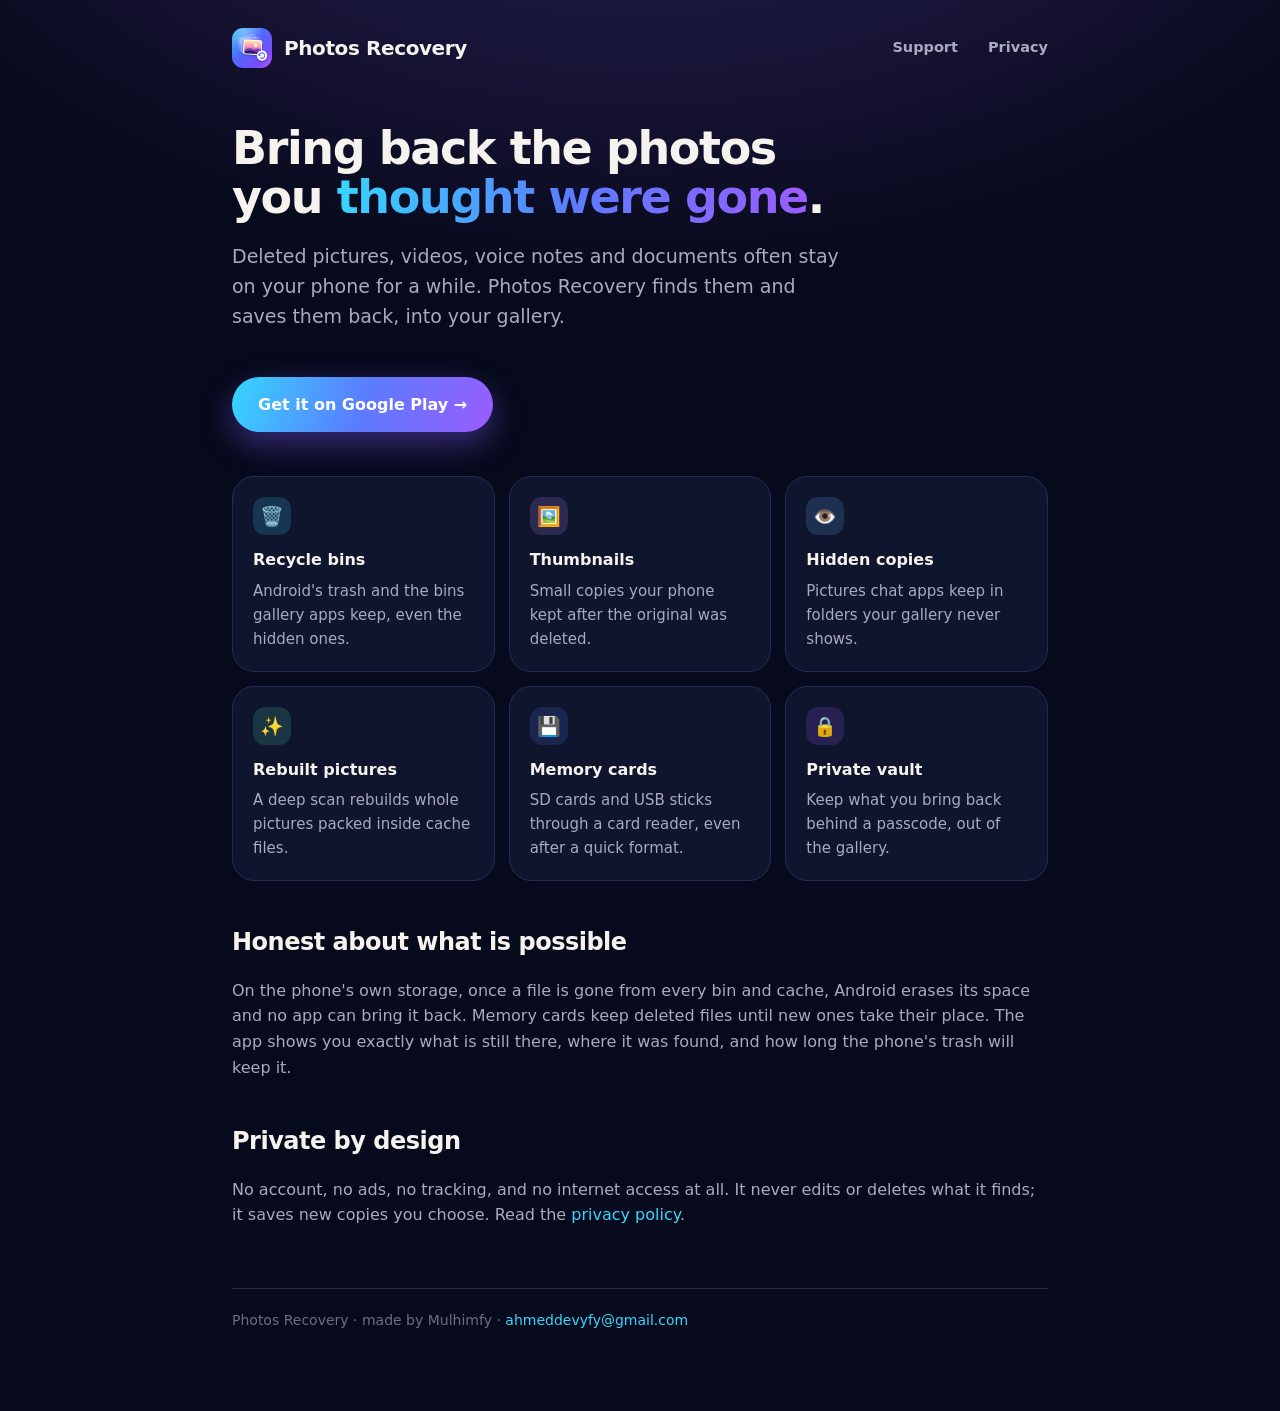
<file: docs/index.html>
<!doctype html>
<html lang="en"><head><meta charset="utf-8"><meta name="viewport" content="width=device-width,initial-scale=1">
<title>Photos Recovery · Restore deleted photos on Android</title>
<meta name="description" content="Photos Recovery finds deleted photos, videos, audio and files in recycle bins, thumbnail caches and hidden folders on your Android phone, and saves them back. Free, no ads, works offline.">
<link rel="icon" href="assets/icon.png"><link rel="stylesheet" href="styles.css"></head>
<body><div class="wrap">
<nav><img src="assets/icon.png" alt=""><b>Photos Recovery</b><span class="sp"></span><a class="l" href="support.html">Support</a><a class="l" href="privacy.html">Privacy</a></nav>
<h1>Bring back the photos<br>you <em>thought were gone</em>.</h1>
<p class="lead">Deleted pictures, videos, voice notes and documents often stay on your phone for a while. Photos Recovery finds them and saves them back, into your gallery.</p>
<a class="cta" href="https://play.google.com/store/apps/details?id=com.unlose.app">Get it on Google Play →</a>
<div class="grid">
 <div class="card"><div class="dot" style="background:rgba(54,214,255,.16)">🗑️</div><b>Recycle bins</b><p>Android's trash and the bins gallery apps keep, even the hidden ones.</p></div>
 <div class="card"><div class="dot" style="background:rgba(183,148,255,.16)">🖼️</div><b>Thumbnails</b><p>Small copies your phone kept after the original was deleted.</p></div>
 <div class="card"><div class="dot" style="background:rgba(108,184,255,.16)">👁️</div><b>Hidden copies</b><p>Pictures chat apps keep in folders your gallery never shows.</p></div>
 <div class="card"><div class="dot" style="background:rgba(75,224,166,.16)">✨</div><b>Rebuilt pictures</b><p>A deep scan rebuilds whole pictures packed inside cache files.</p></div>
 <div class="card"><div class="dot" style="background:rgba(91,124,255,.16)">💾</div><b>Memory cards</b><p>SD cards and USB sticks through a card reader, even after a quick format.</p></div>
 <div class="card"><div class="dot" style="background:rgba(155,92,255,.16)">🔒</div><b>Private vault</b><p>Keep what you bring back behind a passcode, out of the gallery.</p></div>
</div>
<h2>Honest about what is possible</h2>
<p>On the phone's own storage, once a file is gone from every bin and cache, Android erases its space and no app can bring it back. Memory cards keep deleted files until new ones take their place. The app shows you exactly what is still there, where it was found, and how long the phone's trash will keep it.</p>
<h2>Private by design</h2>
<p>No account, no ads, no tracking, and no internet access at all. It never edits or deletes what it finds; it saves new copies you choose. Read the <a href="privacy.html">privacy policy</a>.</p>
<footer>Photos Recovery · made by Mulhimfy · <a href="mailto:ahmeddevyfy@gmail.com">ahmeddevyfy@gmail.com</a></footer>
</div></body></html>
</file>
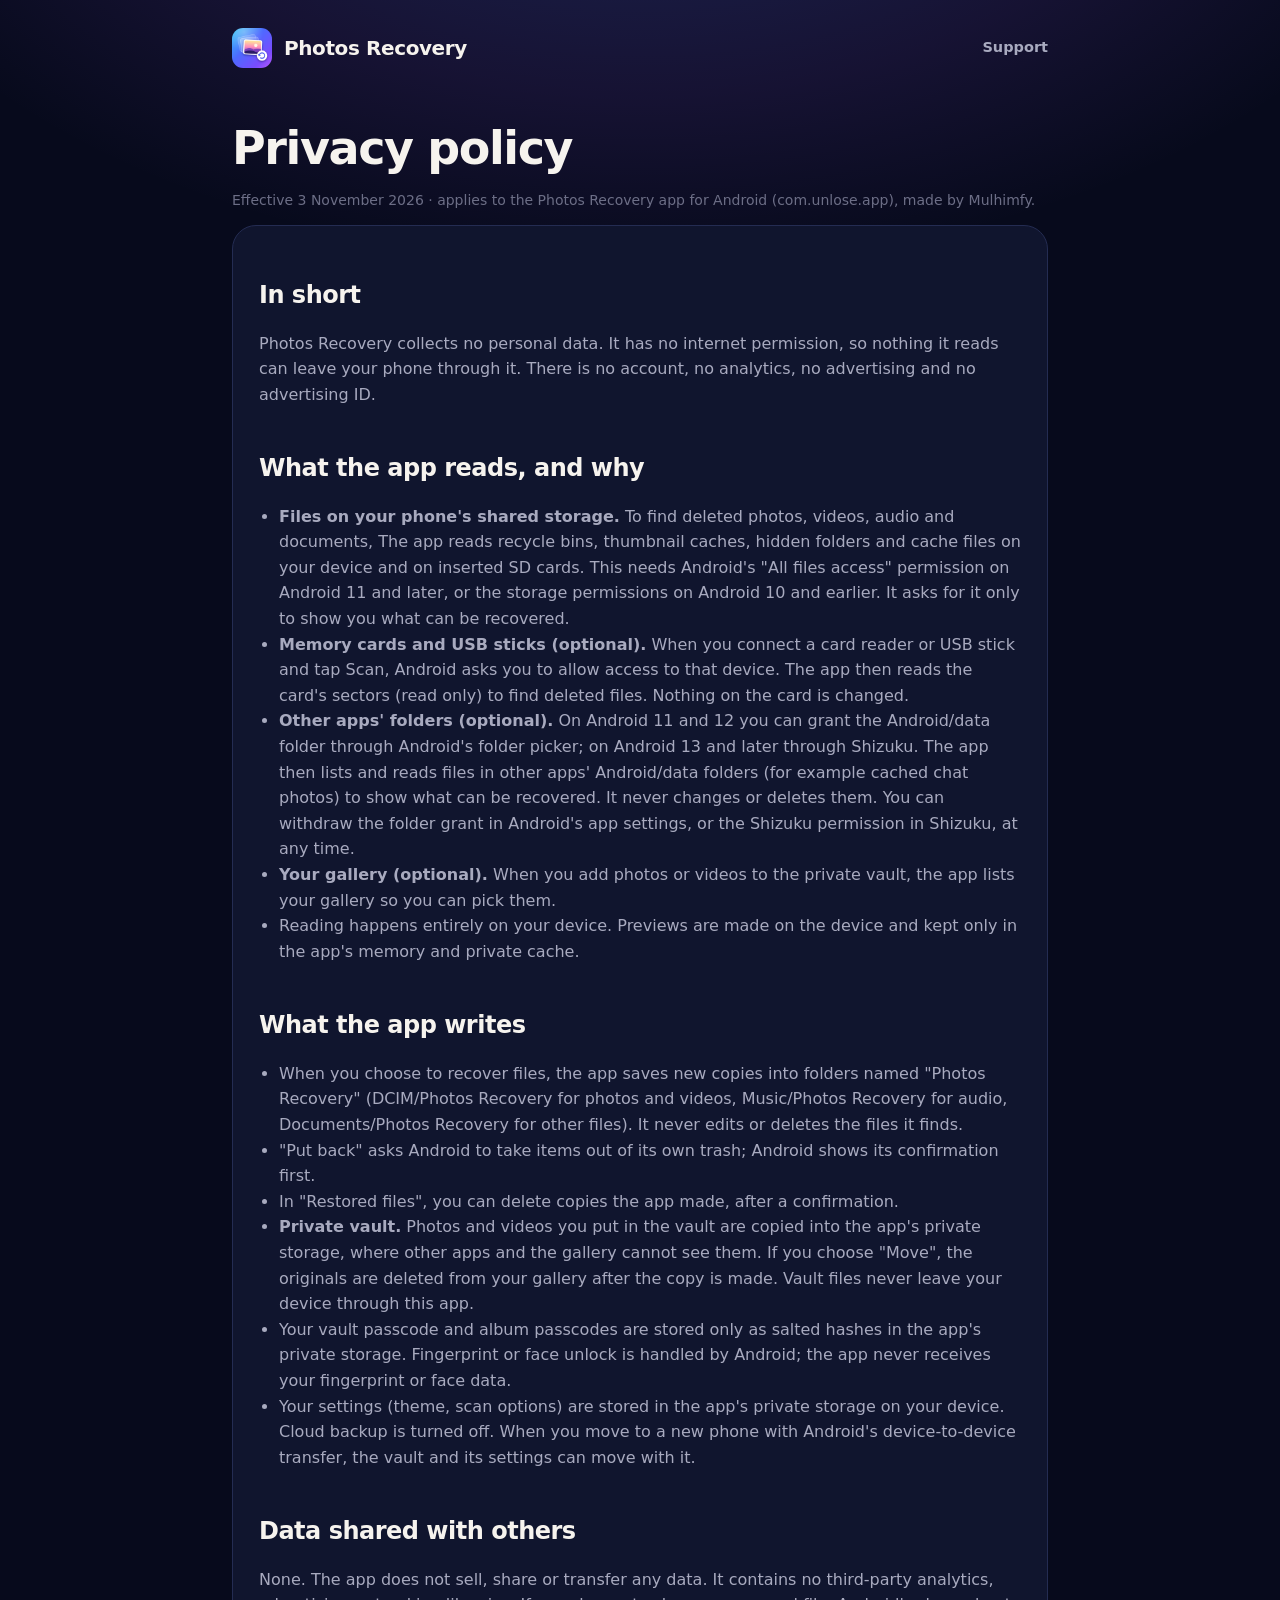
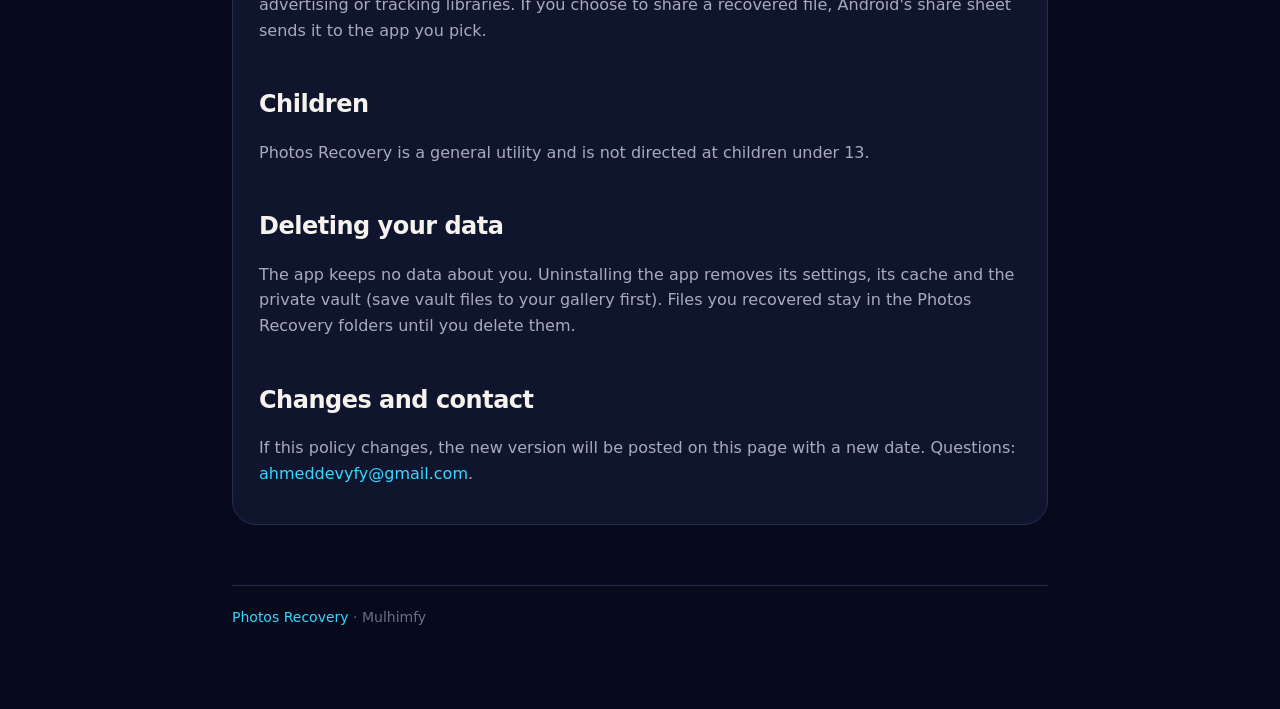
<file: docs/privacy.html>
<!doctype html>
<html lang="en"><head><meta charset="utf-8"><meta name="viewport" content="width=device-width,initial-scale=1">
<title>Photos Recovery · Privacy policy</title><link rel="icon" href="assets/icon.png"><link rel="stylesheet" href="styles.css"></head>
<body><div class="wrap">
<nav><img src="assets/icon.png" alt=""><a href="index.html"><b style="color:var(--text)">Photos Recovery</b></a><span class="sp"></span><a class="l" href="support.html">Support</a></nav>
<h1>Privacy policy</h1>
<p class="muted">Effective 3 November 2026 · applies to the Photos Recovery app for Android (com.unlose.app), made by Mulhimfy.</p>
<div class="legal">
<h2>In short</h2>
<p>Photos Recovery collects no personal data. It has no internet permission, so nothing it reads can leave your phone through it. There is no account, no analytics, no advertising and no advertising ID.</p>
<h2>What the app reads, and why</h2>
<ul>
<li><b>Files on your phone's shared storage.</b> To find deleted photos, videos, audio and documents, The app reads recycle bins, thumbnail caches, hidden folders and cache files on your device and on inserted SD cards. This needs Android's "All files access" permission on Android 11 and later, or the storage permissions on Android 10 and earlier. It asks for it only to show you what can be recovered.</li>
<li><b>Memory cards and USB sticks (optional).</b> When you connect a card reader or USB stick and tap Scan, Android asks you to allow access to that device. The app then reads the card's sectors (read only) to find deleted files. Nothing on the card is changed.</li>
<li><b>Other apps' folders (optional).</b> On Android 11 and 12 you can grant the Android/data folder through Android's folder picker; on Android 13 and later through Shizuku. The app then lists and reads files in other apps' Android/data folders (for example cached chat photos) to show what can be recovered. It never changes or deletes them. You can withdraw the folder grant in Android's app settings, or the Shizuku permission in Shizuku, at any time.</li>
<li><b>Your gallery (optional).</b> When you add photos or videos to the private vault, the app lists your gallery so you can pick them.</li>
<li>Reading happens entirely on your device. Previews are made on the device and kept only in the app's memory and private cache.</li>
</ul>
<h2>What the app writes</h2>
<ul>
<li>When you choose to recover files, the app saves new copies into folders named "Photos Recovery" (DCIM/Photos Recovery for photos and videos, Music/Photos Recovery for audio, Documents/Photos Recovery for other files). It never edits or deletes the files it finds.</li>
<li>"Put back" asks Android to take items out of its own trash; Android shows its confirmation first.</li>
<li>In "Restored files", you can delete copies the app made, after a confirmation.</li>
<li><b>Private vault.</b> Photos and videos you put in the vault are copied into the app's private storage, where other apps and the gallery cannot see them. If you choose "Move", the originals are deleted from your gallery after the copy is made. Vault files never leave your device through this app.</li>
<li>Your vault passcode and album passcodes are stored only as salted hashes in the app's private storage. Fingerprint or face unlock is handled by Android; the app never receives your fingerprint or face data.</li>
<li>Your settings (theme, scan options) are stored in the app's private storage on your device. Cloud backup is turned off. When you move to a new phone with Android's device-to-device transfer, the vault and its settings can move with it.</li>
</ul>
<h2>Data shared with others</h2>
<p>None. The app does not sell, share or transfer any data. It contains no third-party analytics, advertising or tracking libraries. If you choose to share a recovered file, Android's share sheet sends it to the app you pick.</p>
<h2>Children</h2>
<p>Photos Recovery is a general utility and is not directed at children under 13.</p>
<h2>Deleting your data</h2>
<p>The app keeps no data about you. Uninstalling the app removes its settings, its cache and the private vault (save vault files to your gallery first). Files you recovered stay in the Photos Recovery folders until you delete them.</p>
<h2>Changes and contact</h2>
<p>If this policy changes, the new version will be posted on this page with a new date. Questions: <a href="mailto:ahmeddevyfy@gmail.com">ahmeddevyfy@gmail.com</a>.</p>
</div>
<footer><a href="index.html">Photos Recovery</a> · Mulhimfy</footer>
</div></body></html>
</file>
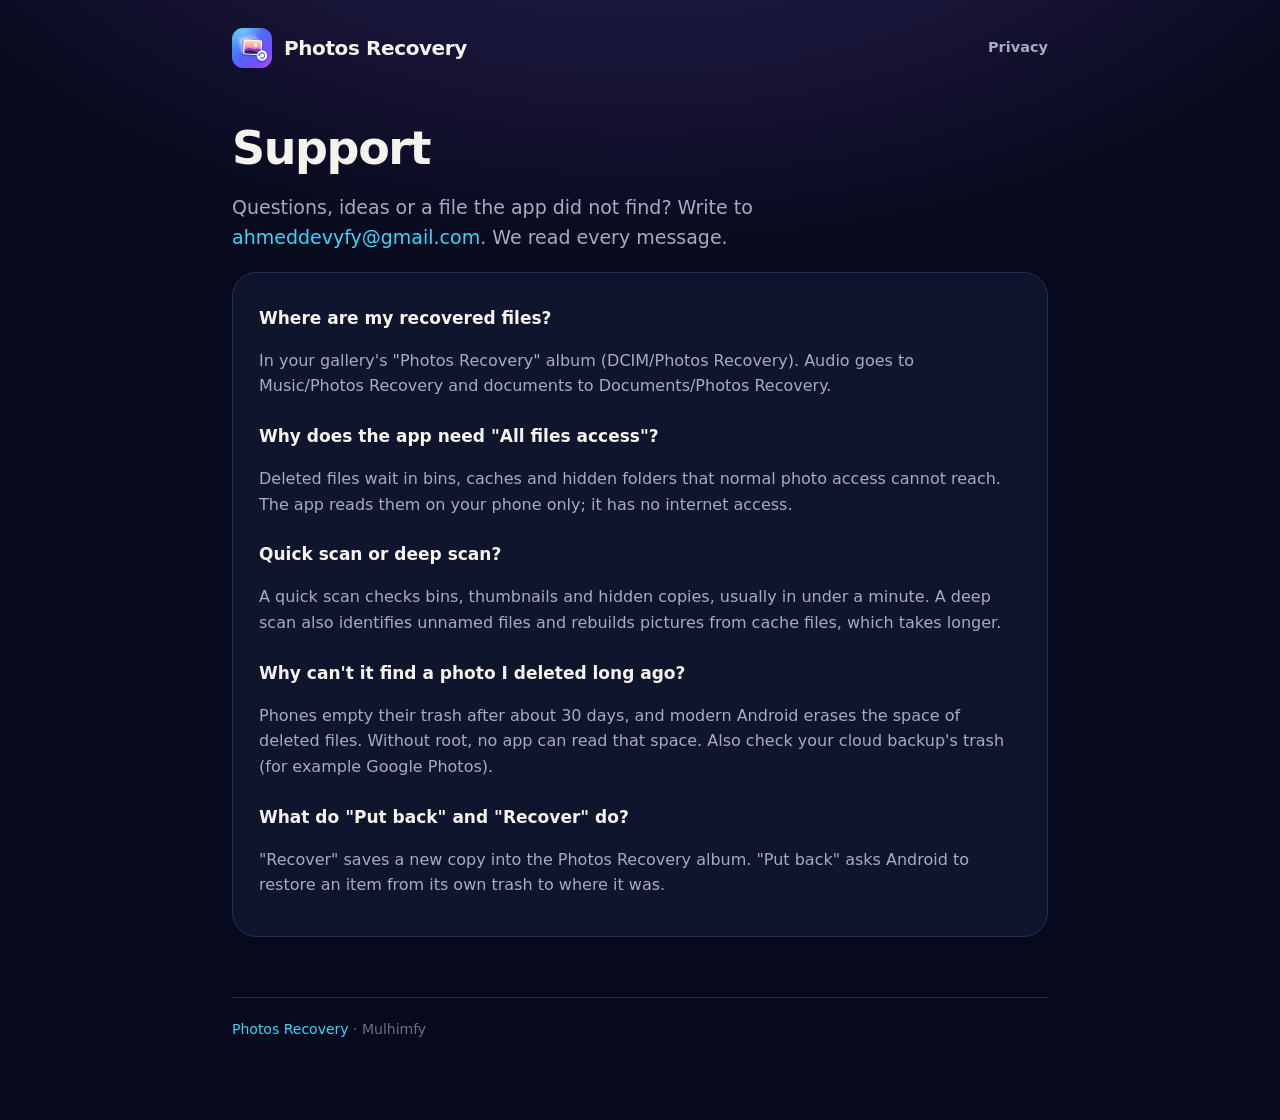
<file: docs/support.html>
<!doctype html>
<html lang="en"><head><meta charset="utf-8"><meta name="viewport" content="width=device-width,initial-scale=1">
<title>Photos Recovery · Support</title><link rel="icon" href="assets/icon.png"><link rel="stylesheet" href="styles.css"></head>
<body><div class="wrap">
<nav><img src="assets/icon.png" alt=""><a href="index.html"><b style="color:var(--text)">Photos Recovery</b></a><span class="sp"></span><a class="l" href="privacy.html">Privacy</a></nav>
<h1>Support</h1>
<p class="lead">Questions, ideas or a file the app did not find? Write to <a href="mailto:ahmeddevyfy@gmail.com">ahmeddevyfy@gmail.com</a>. We read every message.</p>
<div class="legal">
<h3>Where are my recovered files?</h3><p>In your gallery's "Photos Recovery" album (DCIM/Photos Recovery). Audio goes to Music/Photos Recovery and documents to Documents/Photos Recovery.</p>
<h3>Why does the app need "All files access"?</h3><p>Deleted files wait in bins, caches and hidden folders that normal photo access cannot reach. The app reads them on your phone only; it has no internet access.</p>
<h3>Quick scan or deep scan?</h3><p>A quick scan checks bins, thumbnails and hidden copies, usually in under a minute. A deep scan also identifies unnamed files and rebuilds pictures from cache files, which takes longer.</p>
<h3>Why can't it find a photo I deleted long ago?</h3><p>Phones empty their trash after about 30 days, and modern Android erases the space of deleted files. Without root, no app can read that space. Also check your cloud backup's trash (for example Google Photos).</p>
<h3>What do "Put back" and "Recover" do?</h3><p>"Recover" saves a new copy into the Photos Recovery album. "Put back" asks Android to restore an item from its own trash to where it was.</p>
</div>
<footer><a href="index.html">Photos Recovery</a> · Mulhimfy</footer>
</div></body></html>
</file>
<file: docs/styles.css>
:root{--ink:#070A1C;--surface:#10152E;--raised:#1A1C2A;--line:#242C52;--text:#F6F3EE;--text2:#A8AABF;--text3:#6C6E86;--amber:#36D6FF;--ember:#5B7CFF;--rose:#9B5CFF;--mint:#4BE0A6}
*{box-sizing:border-box}
html,body{margin:0;background:var(--ink);color:var(--text);font:16px/1.6 "Plus Jakarta Sans",system-ui,-apple-system,"Segoe UI",Roboto,sans-serif}
body{background:radial-gradient(1200px 700px at 50% -220px,rgba(91,124,255,.26),rgba(155,92,255,.10) 45%,transparent 70%) var(--ink)}
a{color:var(--amber);text-decoration:none}a:hover{text-decoration:underline}
.wrap{max-width:860px;margin:0 auto;padding:28px 22px 80px}
nav{display:flex;align-items:center;gap:12px;margin-bottom:56px}
nav img{width:40px;height:40px;border-radius:11px}
nav b{font-size:20px;letter-spacing:-.4px}
nav .sp{flex:1}
nav a.l{color:var(--text2);font-weight:600;font-size:14.5px;margin-left:18px}
h1{font-size:46px;line-height:1.06;letter-spacing:-1.4px;margin:0 0 16px}
h1 em{font-style:normal;background:linear-gradient(90deg,var(--amber),var(--ember),var(--rose));-webkit-background-clip:text;background-clip:text;color:transparent}
h2{font-size:24px;letter-spacing:-.5px;margin:42px 0 10px}
h3{font-size:17px;margin:24px 0 6px}
p,li{color:var(--text2)}
.lead{font-size:19px;max-width:620px}
.cta{display:inline-flex;align-items:center;gap:10px;margin-top:26px;padding:15px 26px;border-radius:30px;font-weight:800;color:#fff;background:linear-gradient(110deg,var(--amber),var(--ember) 50%,var(--rose));box-shadow:0 12px 30px rgba(123,92,255,.4)}
.cta:hover{text-decoration:none;filter:brightness(1.05)}
.grid{display:grid;grid-template-columns:repeat(auto-fit,minmax(230px,1fr));gap:14px;margin-top:44px}
.card{background:var(--surface);border:1px solid var(--line);border-radius:22px;padding:20px}
.card b{display:block;color:var(--text);margin-bottom:6px}
.card p{margin:0;font-size:15px}
.dot{width:38px;height:38px;border-radius:12px;display:grid;place-items:center;margin-bottom:12px;font-size:19px}
.legal{background:var(--surface);border:1px solid var(--line);border-radius:24px;padding:8px 26px 22px}
.legal ul{padding-left:20px}
.muted{color:var(--text3);font-size:14px}
footer{margin-top:60px;color:var(--text3);font-size:14px;border-top:1px solid var(--line);padding-top:20px}
@media (max-width:560px){h1{font-size:36px}nav a.l{margin-left:10px}}
</file>
